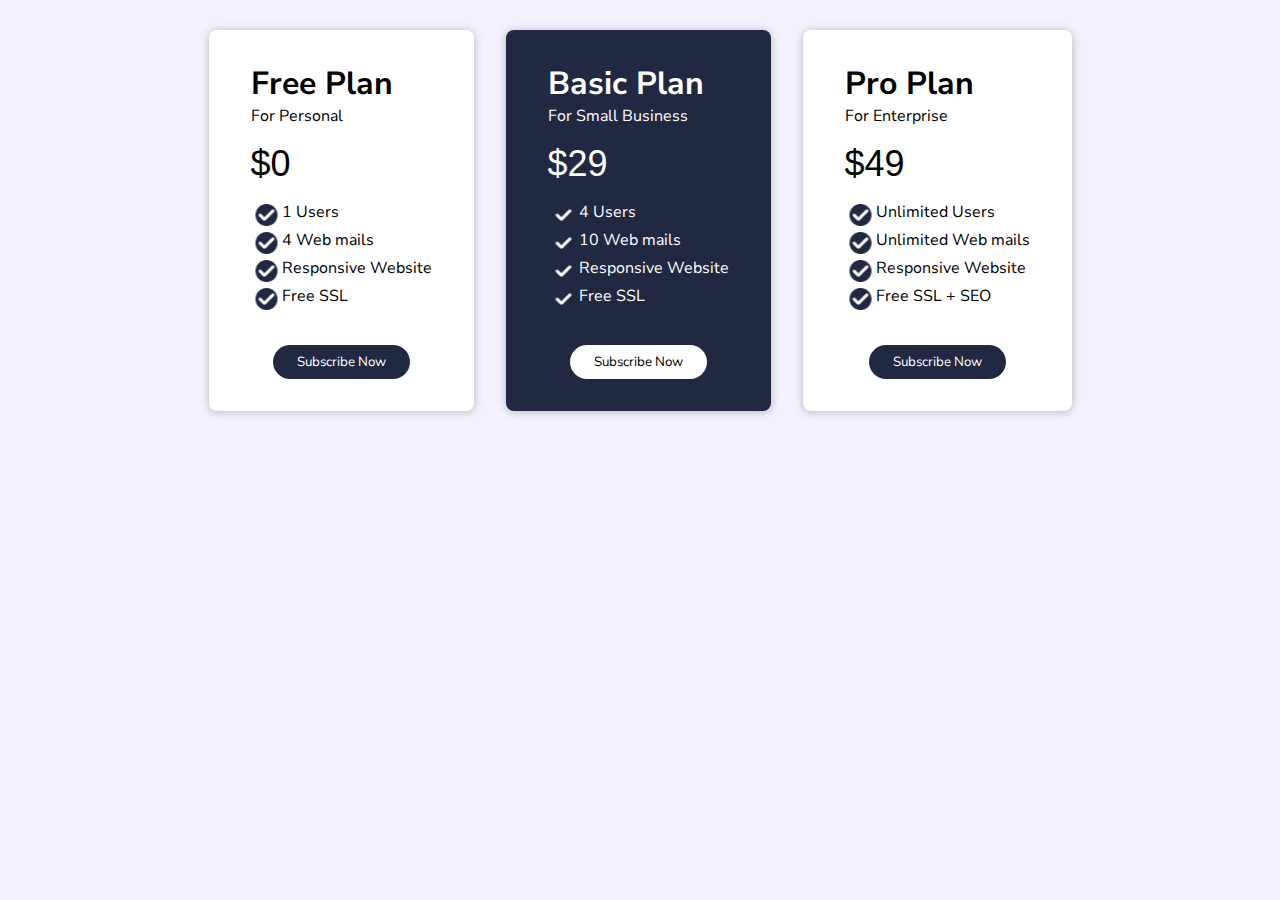
<file: sol-4/index.html>
<!DOCTYPE html>
<html lang="en">
<head>
    <meta charset="UTF-8">
    <meta name="viewport" content="width=device-width, initial-scale=1.0">
    <title>Flexbos in CSS 4</title>
    <link rel="stylesheet" href="styles.css">
</head>
<body>
    <div id="container">

        <div class="card card-white">
            <div class="title">
                <h2>Free Plan</h2>
                <p>For Personal</p>
            </div>

            <p class="price">$0</p>

            <div class="features">
                <div class="feature">
                    <img src="check-mark.svg">
                    <p>1 Users</p>
                </div>
                <div class="feature">
                    <img src="check-mark.svg">
                    <p>4 Web mails</p>
                </div>
                <div class="feature">
                    <img src="check-mark.svg">
                    <p>Responsive Website</p>
                </div>
                <div class="feature">
                    <img src="check-mark.svg">
                    <p>Free SSL</p>
                </div>
            </div>
            <button class="btn btn-black">Subscribe Now</button>
        </div>

        <div class="card card-black">
            <div class="title">
                <h2>Basic Plan</h2>
                <p>For Small Business</p>
            </div>

            <p class="price">$29</p>

            <div class="features">
                <div class="feature">
                    <img src="check-mark.svg">
                    <p>4 Users</p>
                </div>
                <div class="feature">
                    <img src="check-mark.svg">
                    <p>10 Web mails</p>
                </div>
                <div class="feature">
                    <img src="check-mark.svg">
                    <p>Responsive Website</p>
                </div>
                <div class="feature">
                    <img src="check-mark.svg">
                    <p>Free SSL</p>
                </div>
            </div>
            <button class="btn btn-white">Subscribe Now</button>
        </div>

        <div class="card card-white">
            <div class="title">
                <h2>Pro Plan</h2>
                <p>For Enterprise</p>
            </div>

            <p class="price">$49</p>

            <div class="features">
                <div class="feature">
                    <img src="check-mark.svg">
                    <p>Unlimited Users</p>
                </div>
                <div class="feature">
                    <img src="check-mark.svg">
                    <p>Unlimited Web mails</p>
                </div>
                <div class="feature">
                    <img src="check-mark.svg">
                    <p>Responsive Website</p>
                </div>
                <div class="feature">
                    <img src="check-mark.svg">
                    <p>Free SSL + SEO</p>
                </div>
            </div>
            <button class="btn btn-black">Subscribe Now</button>
        </div>
    </div>
</body>
</html>
</file>
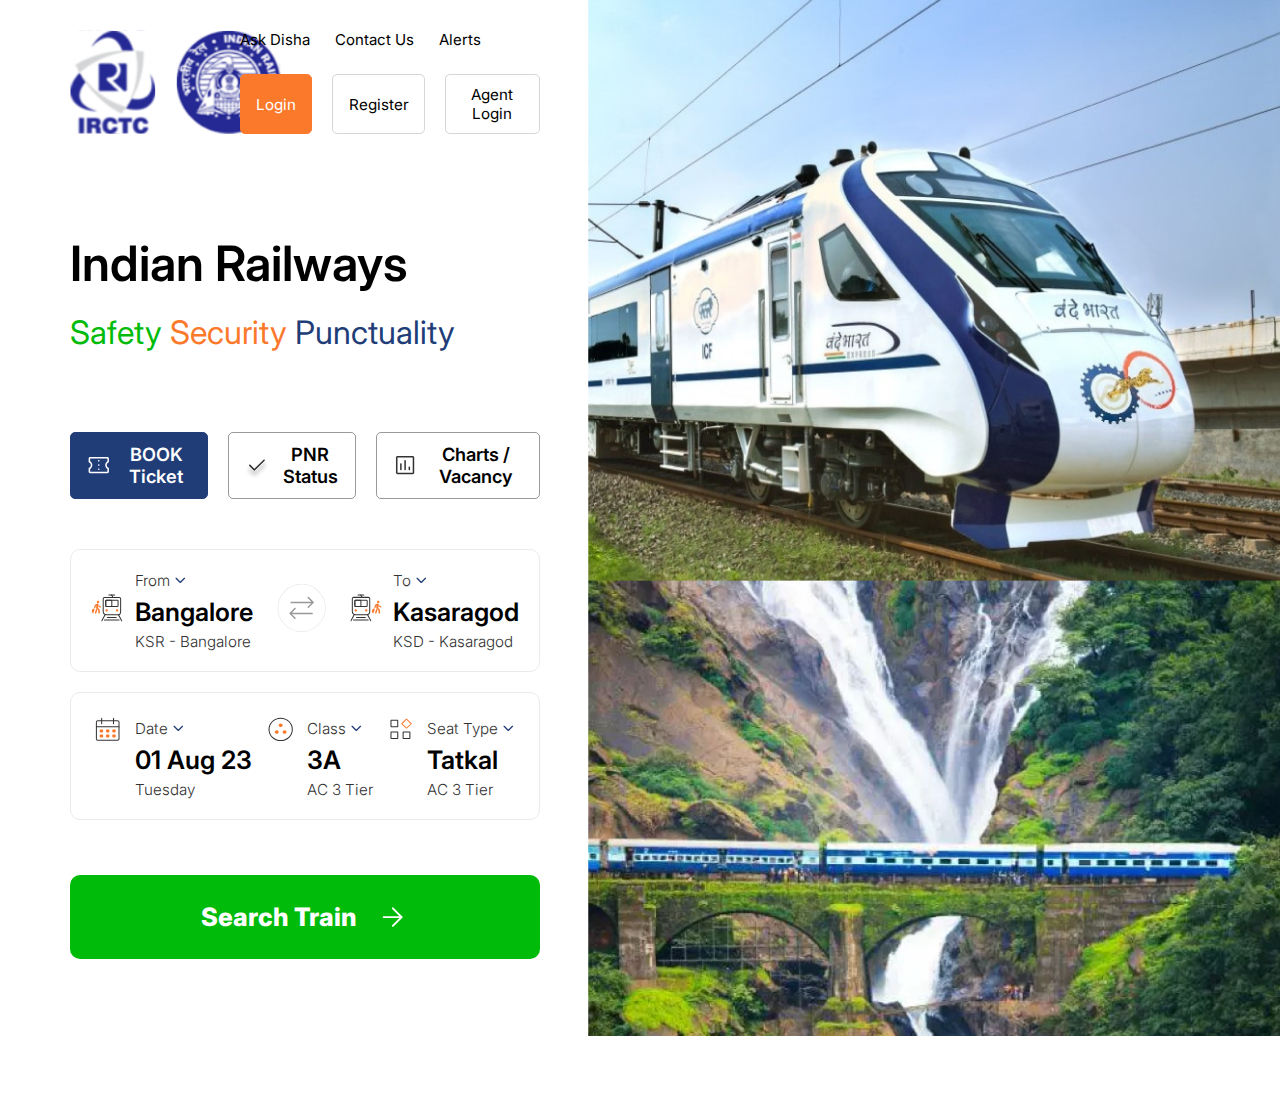
<file: sol-5/index.html>
<!DOCTYPE html>
<html lang="en">

<head>
    <meta charset="UTF-8">
    <meta name="viewport" content="width=device-width, initial-scale=1.0">
    <title>Flexbox in CSS 5</title>
    <link rel="stylesheet" href="styles.css">
</head>

<body>
    <div id="main-container">

        <div id="left-container">
            <header>
                <div class="logos">
                    <img src="assets/irctc.svg" alt="IRCTC Logo">
                    <img src="assets/indian-railway.svg" alt="Indian Railway Logo">
                </div>
                <nav>
                    <div class="nav-items">
                        <p>Ask Disha</p>
                        <p>Contact Us</p>
                        <p>Alerts</p>
                    </div>
                    <div class="nav-buttons">
                        <button class="btn orange-btn">Login</button>
                        <button class="btn">Register</button>
                        <button class="btn">Agent Login</button>
                    </div>
                </nav>
            </header>
            <div class="title">
                <h1>Indian Railways</h1>
                <p><span class="green-text">Safety</span> <span class="orange-text">Security</span> <span
                        class="blue-text">Punctuality</span></p>
            </div>

            <div class="tab-buttons">
                <button class="btn blue-btn"><img src="assets/book-ticket.svg"> BOOK Ticket</button>
                <button class="btn"><img src="assets/tick.svg"> PNR Status</button>
                <button class="btn"><img src="assets/chart.svg"> Charts / Vacancy</button>
            </div>

            <div class="form-container">

                <div class="details-card">
                    <div class="city-info">
                        <div class="train-icon">
                            <img src="assets/train-from.svg">
                        </div>
                        <div class="info-text">
                            <p>From <img src="assets/angle-down.svg"></p>
                            <h3>Bangalore</h3>
                            <p>KSR - Bangalore</p>
                        </div>
                    </div>

                    <div class="middle-icon">
                        <img src="assets/arrows-circle.svg">
                    </div>

                    <div class="city-info">
                        <div class="train-icon">
                            <img src="assets/train-to.svg">
                        </div>
                        <div class="info-text">
                            <p>To <img src="assets/angle-down.svg"></p>
                            <h3>Kasaragod</h3>
                            <p>KSD - Kasaragod</p>
                        </div>
                    </div>
                </div>

                <div class="details-card">

                    <div class="train-info">
                        <div class="info-icon">
                            <img src="assets/calander.svg">
                        </div>
                        <div class="info-text">
                            <p>Date <img src="assets/angle-down.svg"></p>
                            <h3>01 Aug 23</h3>
                            <p>Tuesday</p>
                        </div>
                    </div>
                    <div class="train-info">
                        <div class="info-icon">
                            <img src="assets/class.svg">
                        </div>
                        <div class="info-text">
                            <p>Class <img src="assets/angle-down.svg"></p>
                            <h3>3A</h3>
                            <p>AC 3 Tier</p>
                        </div>
                    </div>
                    <div class="train-info">
                        <div class="info-icon">
                            <img src="assets/seat.svg">
                        </div>
                        <div class="info-text">
                            <p>Seat Type <img src="assets/angle-down.svg"></p>
                            <h3>Tatkal</h3>
                            <p>AC 3 Tier</p>
                        </div>
                    </div>

                </div>

                <button class="submit-btn">Search Train <img src="assets/arrow-right.svg"></button>
            
            </div>
        </div>

        <div id="right-container">
            <img src="assets/Rectangle 11.png" alt="Train Image">
        </div>
    </div>
</body>

</html>
</file>
<file: sol-4/styles.css>
@import url('https://fonts.googleapis.com/css2?family=Nunito+Sans:opsz,wght@6..12,300;6..12,400;6..12,500;6..12,600;6..12,700&display=swap');

*{
    margin: 0;
    padding: 0;
    box-sizing: border-box;
}

body{
    background-color: #F4F2FD;
}

#container{
    margin: 30px 0;
    display: flex;
    flex-wrap: wrap;
    justify-content: center;
    gap: 32px;
}

.card{
    border-radius: 8px;
    padding: 32px 42px;
    display: flex;
    flex-direction: column;
    gap: 16px;
    align-items: center;
    box-shadow: 0px 1px 10px 0px #00000040;
}

.card-white{
    background-color: #FFFFFF;
}

.card-black {
    background-color: #202842;
    color: white;
}

.title{
    width: 100%;
}

.title h2{
    text-align: start;
    font-family: 'Nunito Sans', sans-serif;
    font-size: 32px;
    font-weight: 700;
}

.title p{
    font-family: 'Nunito Sans', sans-serif;
    font-size: 16px;
}

.price{
    width: 100%;
    text-align: start;
    font-family: sans-serif;
    font-size: 36px;
}

.feature{
    width: 100%;
    display: flex;
}

.feature p{
    text-align: start;
    font-family: 'Nunito Sans', sans-serif;
}

.btn{
    margin-top: 16px;
    font-family: 'Nunito Sans', sans-serif;
    padding: 8px 24px;
    border: none;
    border-radius: 50px;
    cursor: pointer;
    transition: .3s;
}

.btn-black{
    background-color: #202842;
    color: white;
}

.btn-black:hover{
    background-color: rgb(60, 65, 82);
}

.btn-white{
    background-color: white;
    color: black;
}

.btn-white:hover{
    background-color: rgb(217, 217, 217);
}
</file>
<file: sol-5/styles.css>
@import url('https://fonts.googleapis.com/css2?family=Inter:wght@300;400;500;600;700&display=swap');

* {
    margin: 0;
    padding: 0;
    box-sizing: border-box;
}

button{
    transition: .2s;
}

button:hover {
    scale: 1.02;
}

#main-container {
    width: 100%;
    justify-content: space-between;
    display: flex;
    gap: 44px;
}

#left-container {
    width: 100%;
    padding: 30px 0px 0 70px;
}

header {
    width: 100%;
    display: flex;
    justify-content: space-between;
}

nav {
    display: flex;
    flex-direction: column;
    gap: 25px;
}

.nav-items {
    font-family: 'Inter', Arial, Helvetica, sans-serif;
    font-size: 15px;
    display: flex;
    gap: 25px;
}

.nav-buttons {
    display: flex;
    gap: 20px;
}

.nav-buttons .btn {
    cursor: pointer;
    font-family: 'Inter', Arial, Helvetica, sans-serif;
    font-size: 15.208px;
    font-style: normal;
    font-weight: 400;
    padding: 10.139px 15.208px;
    border-radius: 5.069px;
    border: 1.014px solid rgba(51, 51, 51, 0.20);
    background: transparent;
}

.nav-buttons .orange-btn {
    border: 1.014px solid #FB792B;
    background: #FB792B;
    color: white;
}

.logos {
    display: flex;
    gap: 20px;
}

.title {
    margin-top: 100px;
    display: flex;
    flex-direction: column;
    gap: 20px;
}

.title h1 {
    font-family: 'Inter', Arial, Helvetica, sans-serif;
    font-size: 48.667px;
    font-style: normal;
    font-weight: 600;
}

.title p {
    font-family: 'Inter', Arial, Helvetica, sans-serif;
    font-size: 32.444px;
    font-style: normal;
    font-weight: 400;
}

.title p .green-text {
    color: #01BB0A;
}

.title p .orange-text {
    color: #FB792B;
}

.title p .blue-text {
    color: #213D77;
}

.tab-buttons {
    margin-top: 80px;
    display: flex;
    gap: 20px;
}

.tab-buttons .btn {
    margin-bottom: 50px;
    font-family: 'Inter', Arial, Helvetica, sans-serif;
    font-size: 18.25px;
    font-style: normal;
    font-weight: 600;
    display: flex;
    justify-content: center;
    align-items: center;
    gap: 10.139px;
    cursor: pointer;
    border-radius: 5.069px;
    border: 1.014px solid rgba(51, 51, 51, 0.50);
    background: transparent;
    padding: 10.139px 15.208px;
}

.tab-buttons .blue-btn {
    color: white;
    background: #213D77;
    border-color: #213D77;
}

.form-container {
    display: flex;
    flex-direction: column;
    gap: 20px;
}

.details-card {
    padding: 20px;
    display: flex;
    justify-content: space-between;
    align-items: center;
    border: 1px solid #EBEBEB;
    border-radius: 10px;
}

.city-info {
    display: flex;
    align-items: center;
    gap: 10px;
}

.info-text {
    display: flex;
    flex-direction: column;
    gap: 5px;
}

.info-text p {
    display: flex;
    align-items: center;
    color: #333333;
    font-family: 'Inter', Arial, Helvetica, sans-serif;
    font-size: 15.208px;
    font-weight: 300;
}

.info-text h3 {
    font-family: 'Inter', Arial, Helvetica, sans-serif;
    font-size: 25.347px;
    font-weight: 600;
}

.train-info {
    display: flex;
    align-items: flex-start;
    gap: 10px;
}

.train-info .info-text {
    margin-top: 5px;
}

.submit-btn {
    margin-top: 35px;
    display: flex;
    align-items: center;
    justify-content: center;
    gap: 20px;
    color: white;
    font-family: 'Inter', Arial, Helvetica, sans-serif;
    font-size: 25.347px;
    font-weight: 800;
    padding: 26px 0;
    background-color: #01BB0A;
    border: none;
    border-radius: 10px;
    cursor: pointer;
}

#right-container{
    margin-bottom: 60px;
}
</file>
